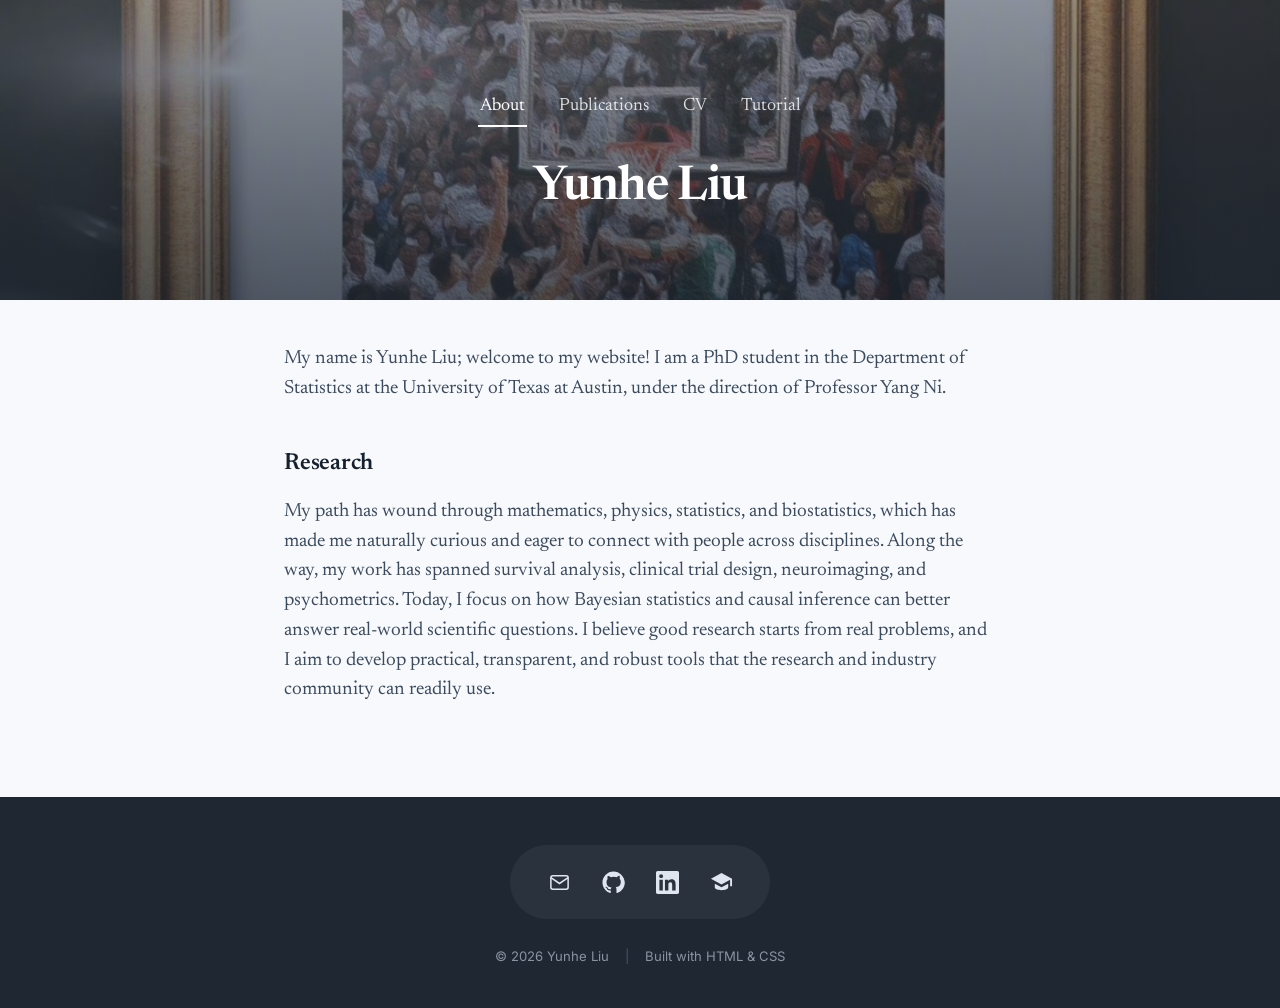
<file: index.html>
<!DOCTYPE html>
<html lang="en">
<head>
<meta charset="utf-8" />
<meta name="viewport" content="width=device-width, initial-scale=1" />
<title>Yunhe Liu</title>
<link rel="preconnect" href="https://fonts.googleapis.com" />
<link rel="preconnect" href="https://fonts.gstatic.com" crossorigin />
<link href="https://fonts.googleapis.com/css2?family=Newsreader:ital,opsz,wght@0,6..72,400;0,6..72,500;0,6..72,600;1,6..72,400&family=Inter:wght@400;500;600&display=swap" rel="stylesheet" />
<link rel="stylesheet" href="style.css?v=20261120" />
</head>
<body>

  <!-- ============ MASTHEAD (same on every page) ============ -->
  <header class="masthead">
    <nav class="topnav reveal d1">
      <span class="navline"></span>
      <a href="index.html" class="active">About</a>
      <a href="publications.html">Publications</a>
      <a href="cv.html">CV</a>
      <a href="tutorial.html">Tutorial</a>
      <span class="navline"></span>
    </nav>
    <h1 class="masthead-title reveal d2"><a href="index.html">Yunhe Liu</a></h1>
  </header>

  <!-- ============ CONTENT ============ -->
  <main class="content">
    <p class="bio reveal d3">
      My name is Yunhe Liu; welcome to my website! I am a PhD student in the
      Department of Statistics at the University of Texas at
      Austin, under the direction of Professor Yang Ni. 
    </p>

    <h2 class="reveal d4">Research</h2>
    <p class="bio reveal d4">
      My path has wound through mathematics, physics, statistics, and biostatistics, which has made me naturally curious and eager to connect with people across disciplines. 
      Along the way, my work has spanned survival analysis, clinical trial design, neuroimaging, and psychometrics. 
      Today, I focus on how Bayesian statistics and causal inference can better answer real-world scientific questions. 
      I believe good research starts from real problems, and I aim to develop practical, transparent, and robust tools that the research and industry community can readily use.
    </p>

    <!-- ============ VISITORS (filled in by js/visitors.js; stays hidden if the data can't be loaded) ============ -->
    <section class="visitors" id="visitors" aria-label="Visitor map" hidden>
      <h2>Visitors</h2>
      <div class="globe-box">
        <div class="globe-wrap" id="globe"></div>
        <div class="globe-stats"><b id="v-visits">0</b> <span id="v-visits-l">visits</span> <i>&middot;</i> <b id="v-cities">0</b> <span id="v-cities-l">cities</span> <i>&middot;</i> <b id="v-countries">0</b> <span id="v-countries-l">countries</span></div>
        <div class="globe-ctl">
          <button id="z-in" type="button" aria-label="Zoom in" title="Zoom in">+</button>
          <button id="z-out" type="button" aria-label="Zoom out" title="Zoom out">&minus;</button>
          <button id="z-reset" type="button" aria-label="Reset view" title="Reset view">&#8634;</button>
        </div>
        <span class="globe-hint">Drag to rotate &middot; click, then scroll to zoom</span>
      </div>
      <p class="visitor-recent" id="v-recent"></p>
    </section>
  </main>

  <!-- ============ FOOTER (same on every page) ============ -->
  <footer class="site-footer">
    <div class="foot-socials reveal d5">
      <div class="pill">
        <a class="has-tip" href="mailto:yl45964@my.utexas.edu" aria-label="Email: yl45964@my.utexas.edu" data-tip="yl45964@my.utexas.edu"><svg viewBox="0 0 24 24" fill="none" stroke="currentColor" stroke-width="1.6"><rect x="3" y="5" width="18" height="14" rx="2"/><path d="M3 7l9 6 9-6"/></svg></a>
        <a href="https://github.com/YunheLiuMCMC" aria-label="GitHub" title="GitHub"><svg viewBox="0 0 24 24" fill="currentColor"><path d="M12 .5C5.7.5.5 5.7.5 12c0 5.1 3.3 9.4 7.9 10.9.6.1.8-.2.8-.6v-2c-3.2.7-3.9-1.4-3.9-1.4-.5-1.3-1.3-1.7-1.3-1.7-1.1-.7.1-.7.1-.7 1.2.1 1.8 1.2 1.8 1.2 1 1.8 2.7 1.3 3.4 1 .1-.8.4-1.3.7-1.6-2.6-.3-5.3-1.3-5.3-5.7 0-1.3.4-2.3 1.2-3.1-.1-.3-.5-1.5.1-3.1 0 0 1-.3 3.3 1.2a11.4 11.4 0 016 0C17.3 4.7 18.3 5 18.3 5c.6 1.6.2 2.8.1 3.1.8.8 1.2 1.8 1.2 3.1 0 4.4-2.7 5.4-5.3 5.7.4.4.8 1.1.8 2.2v3.3c0 .3.2.7.8.6 4.6-1.5 7.9-5.8 7.9-10.9C23.5 5.7 18.3.5 12 .5z"/></svg></a>
        <a href="https://www.linkedin.com/in/harry-liu-a736923a9/" aria-label="LinkedIn" title="LinkedIn"><svg viewBox="0 0 24 24" fill="currentColor"><path d="M20.45 20.45h-3.56v-5.57c0-1.33-.02-3.04-1.85-3.04-1.85 0-2.14 1.45-2.14 2.94v5.67H9.34V9h3.42v1.56h.05c.48-.9 1.64-1.85 3.37-1.85 3.6 0 4.27 2.37 4.27 5.46v6.28zM5.34 7.43a2.06 2.06 0 110-4.13 2.06 2.06 0 010 4.13zM7.12 20.45H3.56V9h3.56v11.45zM22.22 0H1.77C.79 0 0 .77 0 1.73v20.54C0 23.23.79 24 1.77 24h20.45c.98 0 1.78-.77 1.78-1.73V1.73C24 .77 23.2 0 22.22 0z"/></svg></a>
        <a href="https://scholar.google.com/citations?user=YOURID" aria-label="Google Scholar" title="Google Scholar"><svg viewBox="0 0 24 24" fill="currentColor"><path d="M12 2L1 8l11 6 9-4.9V16h2V8L12 2zM5 13.2V17c0 1.7 3.1 3 7 3s7-1.3 7-3v-3.8l-7 3.8-7-3.8z"/></svg></a>
      </div>
    </div>
    <div class="credits reveal d5">
      &copy; <span class="year"></span> Yunhe Liu <span class="sep">|</span> Built with HTML &amp; CSS
    </div>
  </footer>

  <script src="js/visitors.js?v=20261120" defer></script>
  <script>document.querySelectorAll('.year').forEach(e=>e.textContent=new Date().getFullYear());</script>
</body>
</html>
</file>
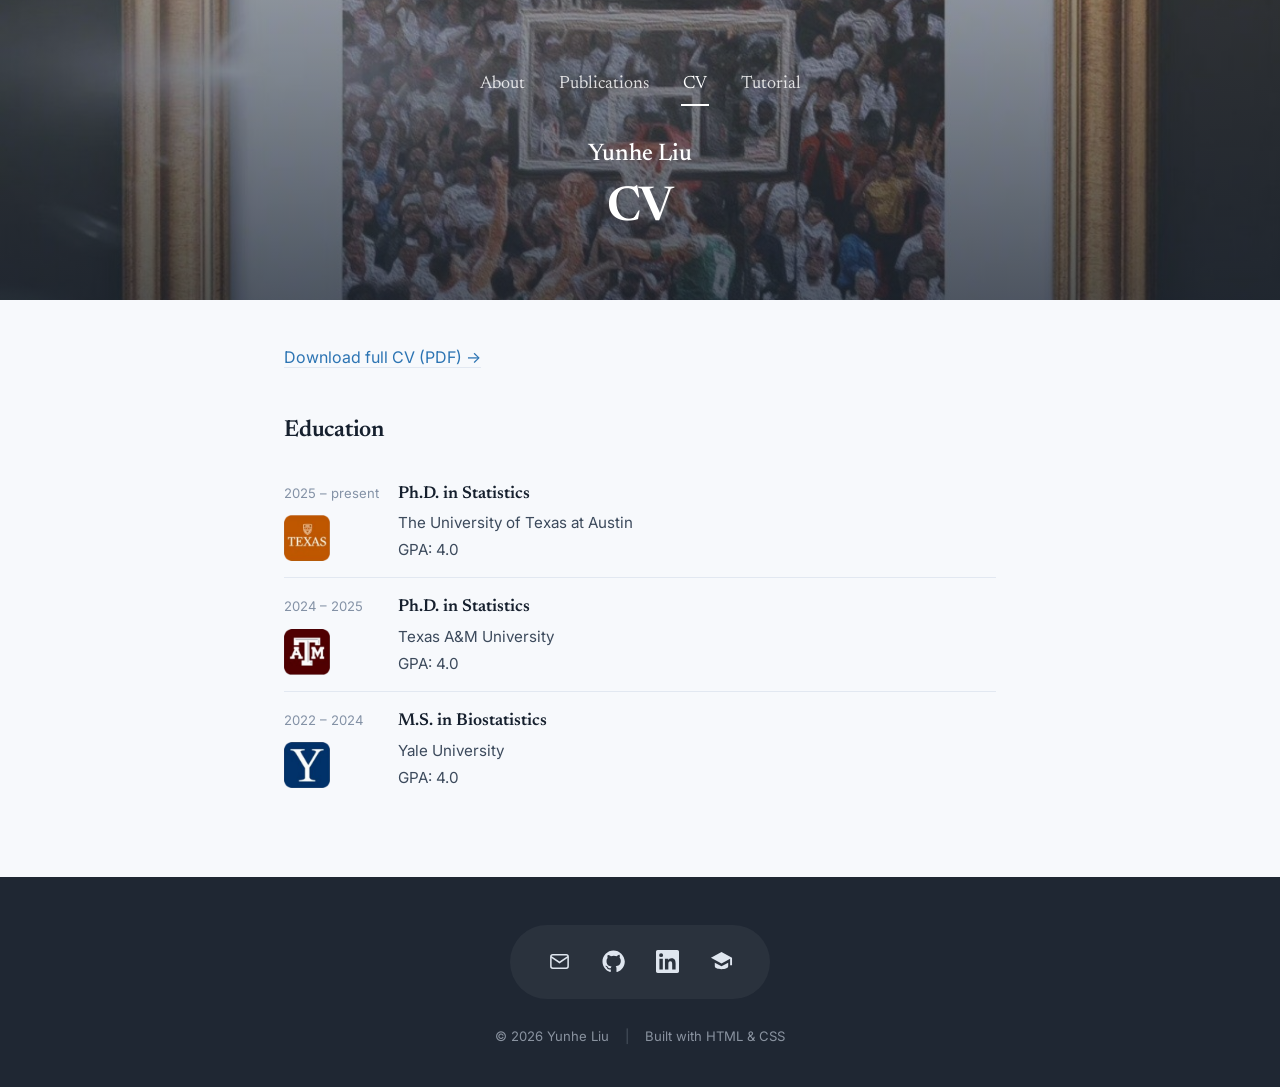
<file: cv.html>
<!DOCTYPE html>
<html lang="en">
<head>
<meta charset="utf-8" />
<meta name="viewport" content="width=device-width, initial-scale=1" />
<title>Yunhe Liu | CV</title>
<link rel="preconnect" href="https://fonts.googleapis.com" />
<link rel="preconnect" href="https://fonts.gstatic.com" crossorigin />
<link href="https://fonts.googleapis.com/css2?family=Newsreader:ital,opsz,wght@0,6..72,400;0,6..72,500;0,6..72,600;1,6..72,400&family=Inter:wght@400;500;600&display=swap" rel="stylesheet" />
<link rel="stylesheet" href="style.css?v=20261120" />
</head>
<body>

  <header class="masthead">
    <nav class="topnav reveal d1">
      <span class="navline"></span>
      <a href="index.html">About</a>
      <a href="publications.html">Publications</a>
      <a href="cv.html" class="active">CV</a>
      <a href="tutorial.html">Tutorial</a>
      <span class="navline"></span>
    </nav>
    <p class="brand-name reveal d2"><a href="index.html">Yunhe Liu</a></p>
    <h1 class="masthead-title reveal d2">CV</h1>
  </header>

  <main class="content">
    <p class="reveal d3" style="margin-bottom:18px;"><a href="#">Download full CV (PDF) &rarr;</a></p>

    <h2 class="reveal d3">Education</h2>
    <div class="reveal d4">
      <div class="cv-row">
        <div class="when">2025 &ndash; present<img class="school-logo" src="images/utaustin.png" alt="The University of Texas at Austin"></div>
        <div class="what"><strong>Ph.D. in Statistics</strong><br><span class="org">The University of Texas at Austin</span><br><span class="org">GPA: 4.0</span></div>
      </div>
      <div class="cv-row">
        <div class="when">2024 &ndash; 2025<img class="school-logo" src="images/tamu.png" alt="Texas A&amp;M University"></div>
        <div class="what"><strong>Ph.D. in Statistics</strong><br><span class="org">Texas A&amp;M University</span><br><span class="org">GPA: 4.0</span></div>
      </div>
      <div class="cv-row">
        <div class="when">2022 &ndash; 2024<img class="school-logo" src="images/yale.png" alt="Yale University"></div>
        <div class="what"><strong>M.S. in Biostatistics</strong><br><span class="org">Yale University</span><br><span class="org">GPA: 4.0</span></div>
      </div>
    </div>
  </main>

  <footer class="site-footer">
    <div class="foot-socials reveal d5">
      <div class="pill">
        <a class="has-tip" href="mailto:yl45964@my.utexas.edu" aria-label="Email: yl45964@my.utexas.edu" data-tip="yl45964@my.utexas.edu"><svg viewBox="0 0 24 24" fill="none" stroke="currentColor" stroke-width="1.6"><rect x="3" y="5" width="18" height="14" rx="2"/><path d="M3 7l9 6 9-6"/></svg></a>
        <a href="https://github.com/YunheLiuMCMC" aria-label="GitHub" title="GitHub"><svg viewBox="0 0 24 24" fill="currentColor"><path d="M12 .5C5.7.5.5 5.7.5 12c0 5.1 3.3 9.4 7.9 10.9.6.1.8-.2.8-.6v-2c-3.2.7-3.9-1.4-3.9-1.4-.5-1.3-1.3-1.7-1.3-1.7-1.1-.7.1-.7.1-.7 1.2.1 1.8 1.2 1.8 1.2 1 1.8 2.7 1.3 3.4 1 .1-.8.4-1.3.7-1.6-2.6-.3-5.3-1.3-5.3-5.7 0-1.3.4-2.3 1.2-3.1-.1-.3-.5-1.5.1-3.1 0 0 1-.3 3.3 1.2a11.4 11.4 0 016 0C17.3 4.7 18.3 5 18.3 5c.6 1.6.2 2.8.1 3.1.8.8 1.2 1.8 1.2 3.1 0 4.4-2.7 5.4-5.3 5.7.4.4.8 1.1.8 2.2v3.3c0 .3.2.7.8.6 4.6-1.5 7.9-5.8 7.9-10.9C23.5 5.7 18.3.5 12 .5z"/></svg></a>
        <a href="https://www.linkedin.com/in/harry-liu-a736923a9/" aria-label="LinkedIn" title="LinkedIn"><svg viewBox="0 0 24 24" fill="currentColor"><path d="M20.45 20.45h-3.56v-5.57c0-1.33-.02-3.04-1.85-3.04-1.85 0-2.14 1.45-2.14 2.94v5.67H9.34V9h3.42v1.56h.05c.48-.9 1.64-1.85 3.37-1.85 3.6 0 4.27 2.37 4.27 5.46v6.28zM5.34 7.43a2.06 2.06 0 110-4.13 2.06 2.06 0 010 4.13zM7.12 20.45H3.56V9h3.56v11.45zM22.22 0H1.77C.79 0 0 .77 0 1.73v20.54C0 23.23.79 24 1.77 24h20.45c.98 0 1.78-.77 1.78-1.73V1.73C24 .77 23.2 0 22.22 0z"/></svg></a>
        <a href="https://scholar.google.com/citations?user=YOURID" aria-label="Google Scholar" title="Google Scholar"><svg viewBox="0 0 24 24" fill="currentColor"><path d="M12 2L1 8l11 6 9-4.9V16h2V8L12 2zM5 13.2V17c0 1.7 3.1 3 7 3s7-1.3 7-3v-3.8l-7 3.8-7-3.8z"/></svg></a>
      </div>
    </div>
    <div class="credits reveal d5">
      &copy; <span class="year"></span> Yunhe Liu <span class="sep">|</span> Built with HTML &amp; CSS
    </div>
  </footer>

  <script>document.querySelectorAll('.year').forEach(e=>e.textContent=new Date().getFullYear());</script>
</body>
</html>
</file>
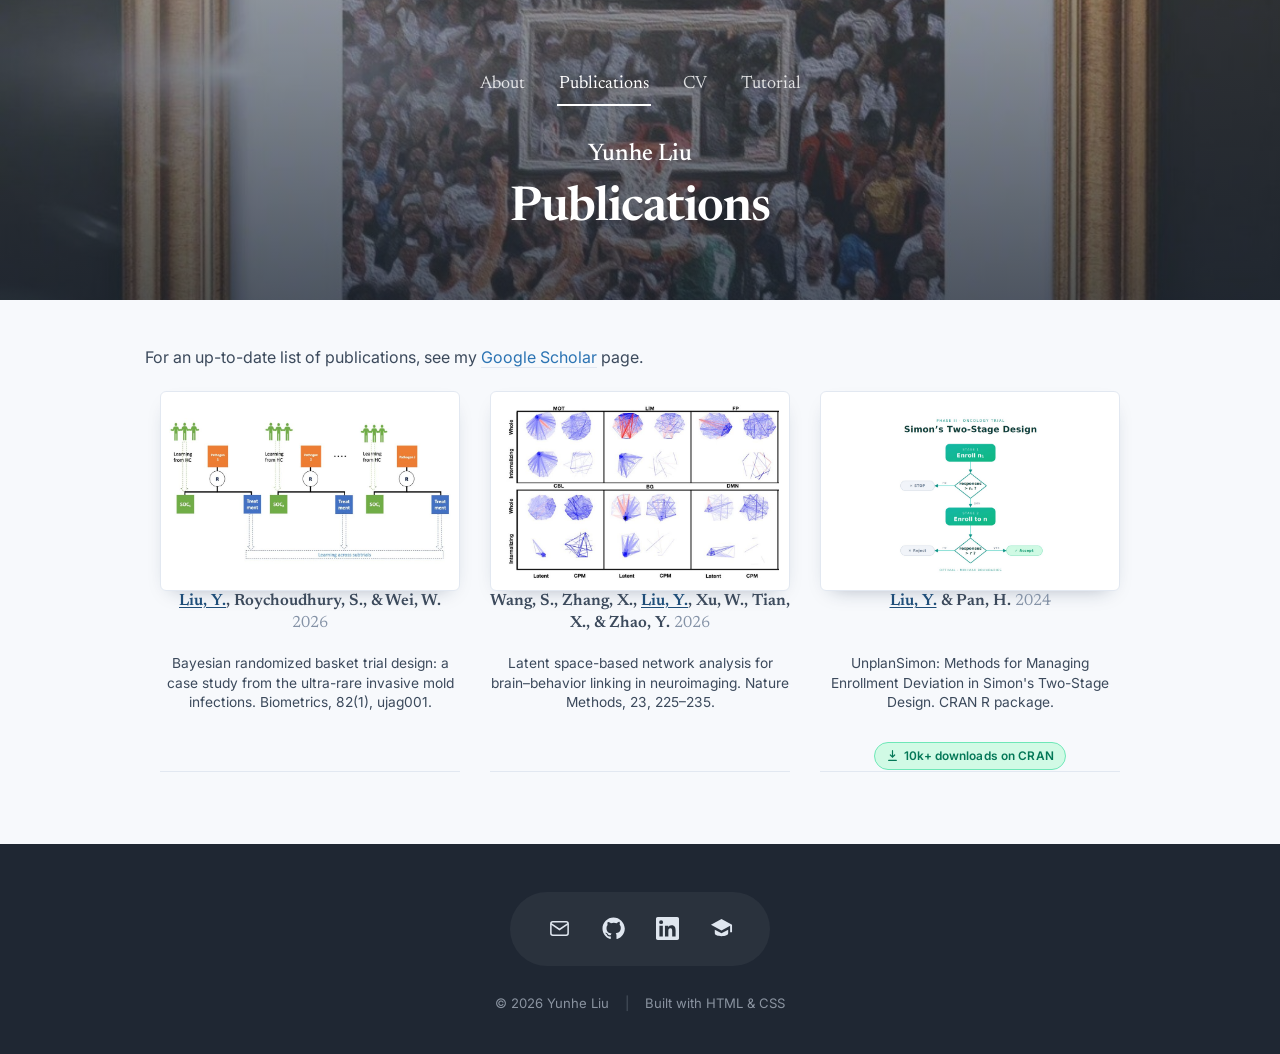
<file: publications.html>
<!DOCTYPE html>
<html lang="en">
<head>
<meta charset="utf-8" />
<meta name="viewport" content="width=device-width, initial-scale=1" />
<title>Yunhe Liu | Publications</title>
<link rel="preconnect" href="https://fonts.googleapis.com" />
<link rel="preconnect" href="https://fonts.gstatic.com" crossorigin />
<link href="https://fonts.googleapis.com/css2?family=Newsreader:ital,opsz,wght@0,6..72,400;0,6..72,500;0,6..72,600;1,6..72,400&family=Inter:wght@400;500;600&display=swap" rel="stylesheet" />
<link rel="stylesheet" href="style.css?v=20261120" />
</head>
<body>

  <header class="masthead">
    <nav class="topnav reveal d1">
      <span class="navline"></span>
      <a href="index.html">About</a>
      <a href="publications.html" class="active">Publications</a>
      <a href="cv.html">CV</a>
      <a href="tutorial.html">Tutorial</a>
      <span class="navline"></span>
    </nav>
    <p class="brand-name reveal d2"><a href="index.html">Yunhe Liu</a></p>
    <h1 class="masthead-title reveal d2">Publications</h1>
  </header>

  <main class="content wide">
    <p class="pub-intro reveal d3">
      For an up-to-date list of publications, see my
      <a href="https://scholar.google.com/citations?user=YOURID">Google Scholar</a> page.
    </p>

    <!-- ===== Publications grid. One <a class="pub-card"> per paper, newest first. =====
         * href      = link to the paper (journal page, arXiv, PDF, etc.)
         * Replace the placeholder <span class="pub-img">figure</span> with a real image:
               <img class="pub-img" src="images/fig1.jpg" alt="">
           (put the figure files in your images/ folder)
         * .pub-authors = "Authors. <span class='yr'>Year</span>"
         * .pub-name    = the paper title (+ venue if you like)
         Add or remove cards by copying/deleting a whole <a class="pub-card">…</a> block. -->

    <div class="pub-grid">

      <a class="pub-card reveal d3" href="https://academic.oup.com/biometrics/article-abstract/82/1/ujag001/8444378" target="_blank" rel="noopener">
        <img class="pub-img" src="images/liu2026_baskettrial.jpg" alt="Bayesian randomized basket trial design schematic">
        <p class="pub-authors"><span class="me">Liu, Y.</span>, Roychoudhury, S., &amp; Wei, W. <span class="yr">2026</span></p>
        <p class="pub-name">Bayesian randomized basket trial design: a case study from the ultra-rare invasive mold infections. Biometrics, 82(1), ujag001.</p>
      </a>

      <a class="pub-card reveal d3" href="https://www.nature.com/articles/s41592-025-02896-9" target="_blank" rel="noopener">
        <img class="pub-img" src="images/liu2025_latentsna.jpg" alt="LatentSNA brain network figure">
        <p class="pub-authors">Wang, S., Zhang, X., <span class="me">Liu, Y.</span>, Xu, W., Tian, X., &amp; Zhao, Y. <span class="yr">2026</span></p>
        <p class="pub-name">Latent space-based network analysis for brain&ndash;behavior linking in neuroimaging. Nature Methods, 23, 225&ndash;235.</p>
      </a>

      <a class="pub-card reveal d3" href="https://cran.r-project.org/web/packages/UnplanSimon/index.html" target="_blank" rel="noopener">
        <img class="pub-img" src="images/liu2024_simon.jpg" alt="UnplanSimon R package — Simon's two-stage design">
        <p class="pub-authors"><span class="me">Liu, Y.</span> &amp; Pan, H. <span class="yr">2024</span></p>
        <p class="pub-name">UnplanSimon: Methods for Managing Enrollment Deviation in Simon's Two-Stage Design. CRAN R package.</p>
        <span class="pub-badge"><svg viewBox="0 0 24 24" fill="none" stroke="currentColor" stroke-width="2.2" stroke-linecap="round" stroke-linejoin="round"><path d="M12 3v12m0 0l-4-4m4 4l4-4M5 21h14"/></svg>10k+ downloads on CRAN</span>
      </a>

    </div>
  </main>

  <footer class="site-footer">
    <div class="foot-socials reveal d5">
      <div class="pill">
        <a class="has-tip" href="mailto:yl45964@my.utexas.edu" aria-label="Email: yl45964@my.utexas.edu" data-tip="yl45964@my.utexas.edu"><svg viewBox="0 0 24 24" fill="none" stroke="currentColor" stroke-width="1.6"><rect x="3" y="5" width="18" height="14" rx="2"/><path d="M3 7l9 6 9-6"/></svg></a>
        <a href="https://github.com/YunheLiuMCMC" aria-label="GitHub" title="GitHub"><svg viewBox="0 0 24 24" fill="currentColor"><path d="M12 .5C5.7.5.5 5.7.5 12c0 5.1 3.3 9.4 7.9 10.9.6.1.8-.2.8-.6v-2c-3.2.7-3.9-1.4-3.9-1.4-.5-1.3-1.3-1.7-1.3-1.7-1.1-.7.1-.7.1-.7 1.2.1 1.8 1.2 1.8 1.2 1 1.8 2.7 1.3 3.4 1 .1-.8.4-1.3.7-1.6-2.6-.3-5.3-1.3-5.3-5.7 0-1.3.4-2.3 1.2-3.1-.1-.3-.5-1.5.1-3.1 0 0 1-.3 3.3 1.2a11.4 11.4 0 016 0C17.3 4.7 18.3 5 18.3 5c.6 1.6.2 2.8.1 3.1.8.8 1.2 1.8 1.2 3.1 0 4.4-2.7 5.4-5.3 5.7.4.4.8 1.1.8 2.2v3.3c0 .3.2.7.8.6 4.6-1.5 7.9-5.8 7.9-10.9C23.5 5.7 18.3.5 12 .5z"/></svg></a>
        <a href="https://www.linkedin.com/in/harry-liu-a736923a9/" aria-label="LinkedIn" title="LinkedIn"><svg viewBox="0 0 24 24" fill="currentColor"><path d="M20.45 20.45h-3.56v-5.57c0-1.33-.02-3.04-1.85-3.04-1.85 0-2.14 1.45-2.14 2.94v5.67H9.34V9h3.42v1.56h.05c.48-.9 1.64-1.85 3.37-1.85 3.6 0 4.27 2.37 4.27 5.46v6.28zM5.34 7.43a2.06 2.06 0 110-4.13 2.06 2.06 0 010 4.13zM7.12 20.45H3.56V9h3.56v11.45zM22.22 0H1.77C.79 0 0 .77 0 1.73v20.54C0 23.23.79 24 1.77 24h20.45c.98 0 1.78-.77 1.78-1.73V1.73C24 .77 23.2 0 22.22 0z"/></svg></a>
        <a href="https://scholar.google.com/citations?user=YOURID" aria-label="Google Scholar" title="Google Scholar"><svg viewBox="0 0 24 24" fill="currentColor"><path d="M12 2L1 8l11 6 9-4.9V16h2V8L12 2zM5 13.2V17c0 1.7 3.1 3 7 3s7-1.3 7-3v-3.8l-7 3.8-7-3.8z"/></svg></a>
      </div>
    </div>
    <div class="credits reveal d5">
      &copy; <span class="year"></span> Yunhe Liu <span class="sep">|</span> Built with HTML &amp; CSS
    </div>
  </footer>

  <script>document.querySelectorAll('.year').forEach(e=>e.textContent=new Date().getFullYear());</script>
</body>
</html>
</file>
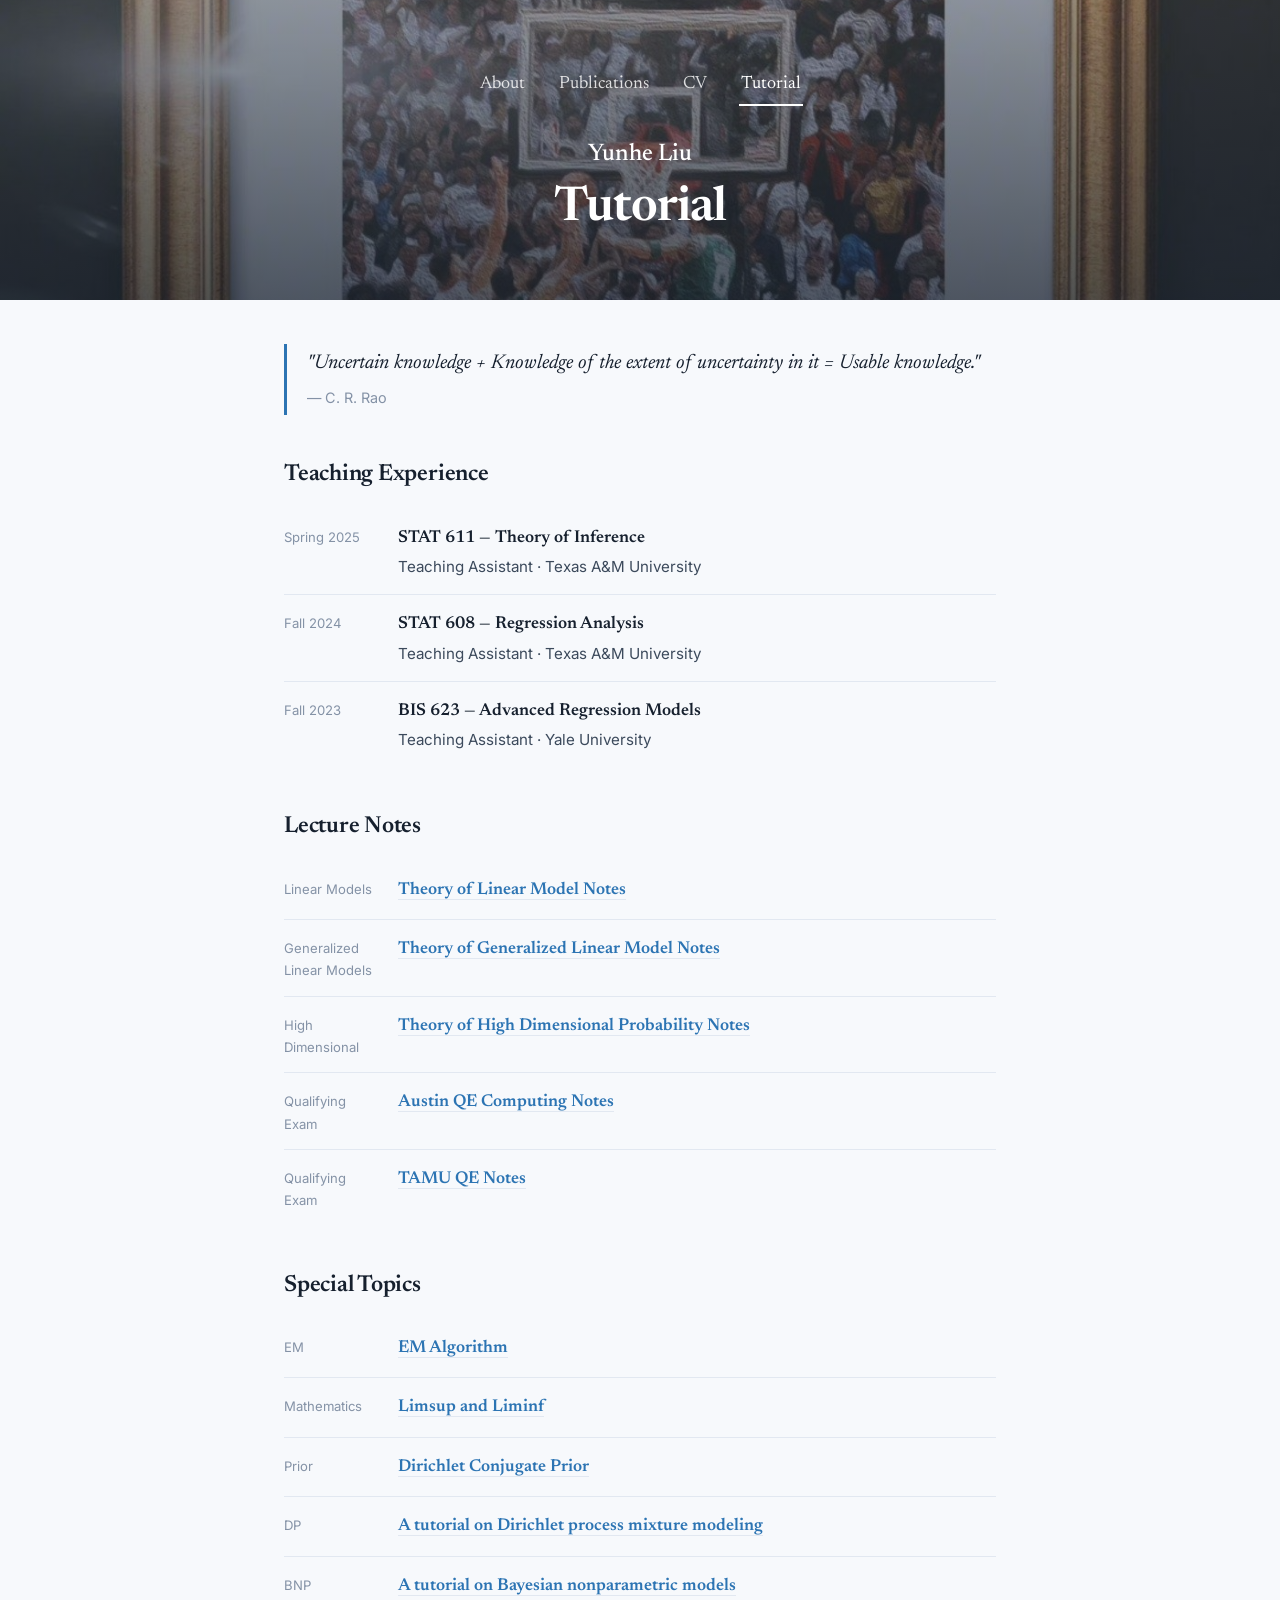
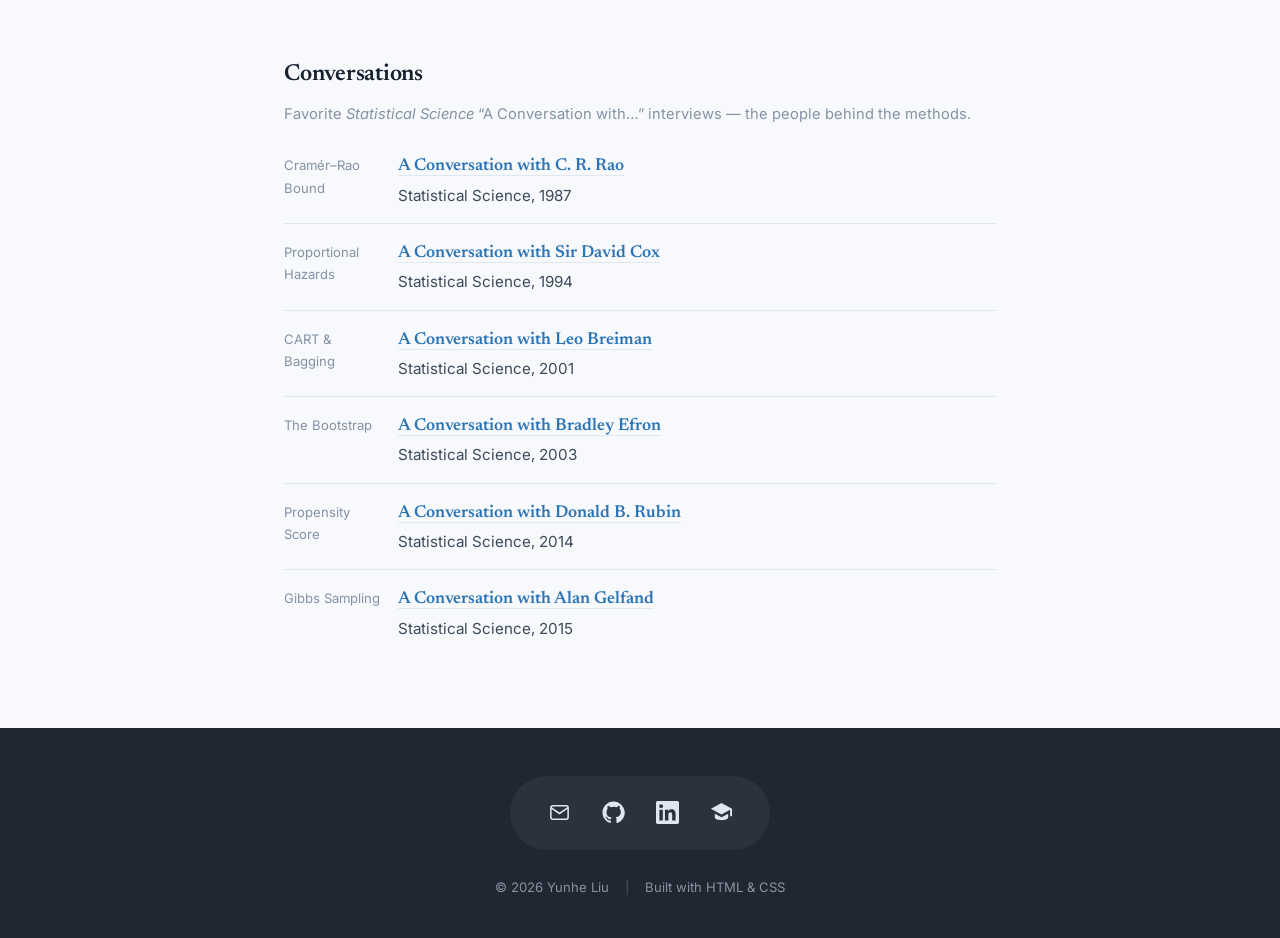
<file: tutorial.html>
<!DOCTYPE html>
<html lang="en">
<head>
<meta charset="utf-8" />
<meta name="viewport" content="width=device-width, initial-scale=1" />
<title>Yunhe Liu | Tutorial</title>
<link rel="preconnect" href="https://fonts.googleapis.com" />
<link rel="preconnect" href="https://fonts.gstatic.com" crossorigin />
<link href="https://fonts.googleapis.com/css2?family=Newsreader:ital,opsz,wght@0,6..72,400;0,6..72,500;0,6..72,600;1,6..72,400&family=Inter:wght@400;500;600&display=swap" rel="stylesheet" />
<link rel="stylesheet" href="style.css?v=20261120" />
</head>
<body>

  <header class="masthead">
    <nav class="topnav reveal d1">
      <span class="navline"></span>
      <a href="index.html">About</a>
      <a href="publications.html">Publications</a>
      <a href="cv.html">CV</a>
      <a href="tutorial.html" class="active">Tutorial</a>
      <span class="navline"></span>
    </nav>
    <p class="brand-name reveal d2"><a href="index.html">Yunhe Liu</a></p>
    <h1 class="masthead-title reveal d2">Tutorial</h1>
  </header>

  <main class="content">
    <blockquote class="epigraph reveal d3">
      <p>"Uncertain knowledge + Knowledge of the extent of uncertainty in it = Usable knowledge."</p>
      <cite>&mdash; C. R. Rao</cite>
    </blockquote>

    <h2 class="reveal d4">Teaching Experience</h2>
    <div class="reveal d4">
      <div class="cv-row">
        <div class="when">Spring 2025</div>
        <div class="what"><strong>STAT 611 &mdash; Theory of Inference</strong><br><span class="org">Teaching Assistant &middot; Texas A&amp;M University</span></div>
      </div>
      <div class="cv-row">
        <div class="when">Fall 2024</div>
        <div class="what"><strong>STAT 608 &mdash; Regression Analysis</strong><br><span class="org">Teaching Assistant &middot; Texas A&amp;M University</span></div>
      </div>
      <div class="cv-row">
        <div class="when">Fall 2023</div>
        <div class="what"><strong>BIS 623 &mdash; Advanced Regression Models</strong><br><span class="org">Teaching Assistant &middot; Yale University</span></div>
      </div>
    </div>

    <h2 class="reveal d4">Lecture Notes</h2>
    <div class="reveal d4">
      <div class="cv-row">
        <div class="when">Linear Models</div>
        <div class="what"><strong><a href="notes/Theory%20of%20Linear%20Model%20Notes.pdf" target="_blank" rel="noopener">Theory of Linear Model Notes</a></strong></div>
      </div>
      <div class="cv-row">
        <div class="when">Generalized Linear Models</div>
        <div class="what"><strong><a href="notes/Theory%20of%20Generalized%20Linear%20Model%20Notes.pdf" target="_blank" rel="noopener">Theory of Generalized Linear Model Notes</a></strong></div>
      </div>
      <div class="cv-row">
        <div class="when">High Dimensional</div>
        <div class="what"><strong><a href="notes/Theory%20of%20High%20Dimensional%20Probability%20Notes.pdf" target="_blank" rel="noopener">Theory of High Dimensional Probability Notes</a></strong></div>
      </div>
      <div class="cv-row">
        <div class="when">Qualifying Exam</div>
        <div class="what"><strong><a href="notes/jags_full_collection.pdf" target="_blank" rel="noopener">Austin QE Computing Notes</a></strong></div>
      </div>
      <div class="cv-row">
        <div class="when">Qualifying Exam</div>
        <div class="what"><strong><a href="notes/TAMU%20QE%20Notes.pdf" target="_blank" rel="noopener">TAMU QE Notes</a></strong></div>
      </div>
    </div>

    <h2 class="reveal d4">Special Topics</h2>
    <div class="reveal d4">
      <div class="cv-row">
        <div class="when">EM</div>
        <div class="what"><strong><a href="notes/Special_topics_in_EM_Algorithm.pdf" target="_blank" rel="noopener">EM Algorithm</a></strong></div>
      </div>
      <div class="cv-row">
        <div class="when">Mathematics</div>
        <div class="what"><strong><a href="notes/Special_topics_in_limsup___liminf.pdf" target="_blank" rel="noopener">Limsup and Liminf</a></strong></div>
      </div>
      <div class="cv-row">
        <div class="when">Prior</div>
        <div class="what"><strong><a href="notes/Dirichlet%20conjugate%20prior.pdf" target="_blank" rel="noopener">Dirichlet Conjugate Prior</a></strong></div>
      </div>
      <div class="cv-row">
        <div class="when">DP</div>
        <div class="what"><strong><a href="notes/A%20tutorial%20on%20Dirichlet%20process%20mixture%20modeling.pdf" target="_blank" rel="noopener">A tutorial on Dirichlet process mixture modeling</a></strong></div>
      </div>
      <div class="cv-row">
        <div class="when">BNP</div>
        <div class="what"><strong><a href="notes/A%20tutorial%20on%20Bayesian%20nonparametric%20models.pdf" target="_blank" rel="noopener">A tutorial on Bayesian nonparametric models</a></strong></div>
      </div>
    </div>

    <h2 class="reveal d4">Conversations</h2>
    <p class="section-note reveal d4">Favorite <em>Statistical Science</em> &ldquo;A Conversation with&hellip;&rdquo; interviews &mdash; the people behind the methods.</p>
    <div class="reveal d4">
      <div class="cv-row">
        <div class="when">Cram&eacute;r&ndash;Rao Bound</div>
        <div class="what"><strong><a href="https://www.jstor.org/stable/2245614" target="_blank" rel="noopener">A Conversation with C. R. Rao</a></strong><br><span class="org">Statistical Science, 1987</span></div>
      </div>
      <div class="cv-row">
        <div class="when">Proportional Hazards</div>
        <div class="what"><strong><a href="https://www.jstor.org/stable/2246357" target="_blank" rel="noopener">A Conversation with Sir David Cox</a></strong><br><span class="org">Statistical Science, 1994</span></div>
      </div>
      <div class="cv-row">
        <div class="when">CART &amp; Bagging</div>
        <div class="what"><strong><a href="https://doi.org/10.1214/ss/1009213290" target="_blank" rel="noopener">A Conversation with Leo Breiman</a></strong><br><span class="org">Statistical Science, 2001</span></div>
      </div>
      <div class="cv-row">
        <div class="when">The Bootstrap</div>
        <div class="what"><strong><a href="https://www.jstor.org/stable/3182856" target="_blank" rel="noopener">A Conversation with Bradley Efron</a></strong><br><span class="org">Statistical Science, 2003</span></div>
      </div>
      <div class="cv-row">
        <div class="when">Propensity Score</div>
        <div class="what"><strong><a href="https://doi.org/10.1214/14-STS489" target="_blank" rel="noopener">A Conversation with Donald B. Rubin</a></strong><br><span class="org">Statistical Science, 2014</span></div>
      </div>
      <div class="cv-row">
        <div class="when">Gibbs Sampling</div>
        <div class="what"><strong><a href="https://doi.org/10.1214/15-STS521" target="_blank" rel="noopener">A Conversation with Alan Gelfand</a></strong><br><span class="org">Statistical Science, 2015</span></div>
      </div>
    </div>
  </main>

  <footer class="site-footer">
    <div class="foot-socials reveal d5">
      <div class="pill">
        <a class="has-tip" href="mailto:yl45964@my.utexas.edu" aria-label="Email: yl45964@my.utexas.edu" data-tip="yl45964@my.utexas.edu"><svg viewBox="0 0 24 24" fill="none" stroke="currentColor" stroke-width="1.6"><rect x="3" y="5" width="18" height="14" rx="2"/><path d="M3 7l9 6 9-6"/></svg></a>
        <a href="https://github.com/YunheLiuMCMC" aria-label="GitHub" title="GitHub"><svg viewBox="0 0 24 24" fill="currentColor"><path d="M12 .5C5.7.5.5 5.7.5 12c0 5.1 3.3 9.4 7.9 10.9.6.1.8-.2.8-.6v-2c-3.2.7-3.9-1.4-3.9-1.4-.5-1.3-1.3-1.7-1.3-1.7-1.1-.7.1-.7.1-.7 1.2.1 1.8 1.2 1.8 1.2 1 1.8 2.7 1.3 3.4 1 .1-.8.4-1.3.7-1.6-2.6-.3-5.3-1.3-5.3-5.7 0-1.3.4-2.3 1.2-3.1-.1-.3-.5-1.5.1-3.1 0 0 1-.3 3.3 1.2a11.4 11.4 0 016 0C17.3 4.7 18.3 5 18.3 5c.6 1.6.2 2.8.1 3.1.8.8 1.2 1.8 1.2 3.1 0 4.4-2.7 5.4-5.3 5.7.4.4.8 1.1.8 2.2v3.3c0 .3.2.7.8.6 4.6-1.5 7.9-5.8 7.9-10.9C23.5 5.7 18.3.5 12 .5z"/></svg></a>
        <a href="https://www.linkedin.com/in/harry-liu-a736923a9/" aria-label="LinkedIn" title="LinkedIn"><svg viewBox="0 0 24 24" fill="currentColor"><path d="M20.45 20.45h-3.56v-5.57c0-1.33-.02-3.04-1.85-3.04-1.85 0-2.14 1.45-2.14 2.94v5.67H9.34V9h3.42v1.56h.05c.48-.9 1.64-1.85 3.37-1.85 3.6 0 4.27 2.37 4.27 5.46v6.28zM5.34 7.43a2.06 2.06 0 110-4.13 2.06 2.06 0 010 4.13zM7.12 20.45H3.56V9h3.56v11.45zM22.22 0H1.77C.79 0 0 .77 0 1.73v20.54C0 23.23.79 24 1.77 24h20.45c.98 0 1.78-.77 1.78-1.73V1.73C24 .77 23.2 0 22.22 0z"/></svg></a>
        <a href="https://scholar.google.com/citations?user=YOURID" aria-label="Google Scholar" title="Google Scholar"><svg viewBox="0 0 24 24" fill="currentColor"><path d="M12 2L1 8l11 6 9-4.9V16h2V8L12 2zM5 13.2V17c0 1.7 3.1 3 7 3s7-1.3 7-3v-3.8l-7 3.8-7-3.8z"/></svg></a>
      </div>
    </div>
    <div class="credits reveal d5">
      &copy; <span class="year"></span> Yunhe Liu <span class="sep">|</span> Built with HTML &amp; CSS
    </div>
  </footer>

  <script>document.querySelectorAll('.year').forEach(e=>e.textContent=new Date().getFullYear());</script>
</body>
</html>
</file>
<file: style.css>
/* ============================================================
   Academic personal site — centered top-nav layout
   (structure modeled on the HTML5 UP / Katie Russ layout)
   Blue theme. Edit colors in :root to retheme everything.
   ============================================================ */
:root{
  --bg:        #f7f9fc;
  --surface:   #ffffff;
  --ink:       #16202e;
  --ink-soft:  #3c4a5c;
  --muted:     #8492a6;
  --line:      #e2e8f1;
  --accent:    #1f4e79;   /* deep academic blue */
  --accent-2:  #2c74b3;   /* brighter blue for links/hover */
  --footer-bg: #1f2733;   /* dark footer band */
  --serif: "Newsreader", Georgia, "Times New Roman", serif;
  --sans:  "Inter", -apple-system, BlinkMacSystemFont, "Segoe UI", sans-serif;
}

*{ box-sizing:border-box; }
html{ scroll-behavior:smooth; }
body{
  margin:0;
  background:var(--bg);
  color:var(--ink);
  font-family:var(--sans);
  font-size:16px;
  line-height:1.7;
  -webkit-font-smoothing:antialiased;
  display:flex;
  flex-direction:column;
  min-height:100vh;
}

/* ---------- Masthead with background photo ----------
   Put your photo at  images/header.jpg  (see note below).
   The dark gradient keeps the white text readable over any photo;
   if no photo is present yet, the solid fallback colour shows. */
.masthead{
  position:relative;
  text-align:center;
  color:#fff;
  min-height:300px;
  display:flex;
  flex-direction:column;
  justify-content:center;
  padding:56px 24px;
  background-color:#22324a;                 /* fallback if photo missing */
  background-image:
    linear-gradient(rgba(16,26,40,.45), rgba(16,26,40,.72)),
    url("images/header.jpg");               /* <-- your background photo */
  background-size:cover;
  background-position:center;
}

/* nav row with thin lines extending to each side (as in the original) */
.topnav{
  display:flex;
  align-items:center;
  justify-content:center;
  gap:30px;
  max-width:820px;
  margin:0 auto 28px;
}
.navline{ flex:1; height:1px; background:rgba(255,255,255,.35); }
.topnav a{
  font-family:var(--serif);
  font-size:1.12rem;
  color:rgba(255,255,255,.82);
  text-decoration:none;
  padding:4px 2px;
  border-bottom:2px solid transparent;
  white-space:nowrap;
  transition:color .2s ease, border-color .2s ease;
}
.topnav a:hover{ color:#fff; }
.topnav a.active{ color:#fff; border-color:#fff; }

.brand-name{
  font-family:var(--serif);
  font-size:1.5rem;
  font-weight:500;
  margin:0 0 2px;
}
.brand-name a{ color:#fff; text-decoration:none; }
.brand-name a:hover{ color:rgba(255,255,255,.8); }

.masthead-title{
  font-family:var(--serif);
  font-weight:600;
  font-size:3rem;
  letter-spacing:-.02em;
  line-height:1.05;
  margin:8px 0 0;
}
.masthead-title a{ color:#fff; text-decoration:none; }
.masthead-title a:hover{ color:rgba(255,255,255,.85); }

/* ---------- Content column ---------- */
.content{
  width:100%;
  max-width:760px;
  margin:0 auto;
  padding:44px 24px 72px;
  flex:1 0 auto;
}
.content.wide{ max-width:1100px; }
.pub-intro{ text-align:center; color:var(--ink-soft); margin:0 auto 40px; max-width:560px; }

.lede{
  font-family:var(--serif);
  font-size:1.5rem;
  line-height:1.42;
  font-weight:400;
  letter-spacing:-.01em;
  margin:0 0 14px;
}
.lede em{ color:var(--accent-2); font-style:italic; }

/* About-page bio: one uniform serif paragraph, classic academic look */
.bio{
  font-family:var(--serif);
  font-size:1.2rem;
  line-height:1.55;
  color:var(--ink-soft);
  margin:0 0 22px;
}
.bio em{ color:var(--accent-2); font-style:italic; }

.content p{ color:var(--ink-soft); margin:0 0 20px; }
.content a{ color:var(--accent-2); text-decoration:none; border-bottom:1px solid var(--line); }
.content a:hover{ border-color:var(--accent-2); }

h2{
  font-family:var(--serif);
  font-weight:600;
  font-size:1.45rem;
  letter-spacing:-.01em;
  margin:40px 0 14px;
}
.page-title{
  font-family:var(--serif);
  font-weight:600;
  font-size:2rem;
  letter-spacing:-.015em;
  margin:0 0 6px;
}
.page-sub{ color:var(--muted); margin:0 0 30px; font-size:.95rem; }

/* ---------- Publications grid (image card + caption, like the original) ----------
   Each paper is an <a> link wrapping an image + caption.
   Swap the <span class="pub-img">…</span> placeholder for:
     <img class="pub-img" src="images/fig1.jpg" alt="">
   Clicking the card opens the paper URL in the link's href. */
.pub-grid{
  display:grid;
  grid-template-columns:repeat(auto-fill, 300px);
  justify-content:center;
  gap:38px 30px;
  margin-top:6px;
}
.pub-card{
  display:block;
  text-decoration:none;
  border:none;
  text-align:center;
}
.pub-img{
  display:flex; align-items:center; justify-content:center;
  width:100%;
  aspect-ratio:3 / 2;
  object-fit:contain;
  border-radius:6px;
  border:1px solid var(--line);
  background:#ffffff;
  padding:8px;
  color:#9bb0c7; font-family:var(--serif); font-size:.85rem;
  box-shadow:0 8px 20px -12px rgba(20,40,70,.4);
  overflow:hidden;
  transition:transform .22s ease, box-shadow .22s ease, border-color .22s ease;
}
.pub-card:hover .pub-img{
  transform:translateY(-5px);
  box-shadow:0 16px 32px -12px rgba(20,40,70,.55);
  border-color:var(--accent-2);
}
.pub-authors{
  font-family:var(--serif);
  font-size:1.02rem;
  font-weight:600;
  color:var(--ink);
  line-height:1.32;
  margin:15px 0 4px;
  min-height:2.64em;          /* reserve up to 2 lines so titles below line up across cards */
  transition:color .2s ease;
}
.pub-authors .yr{ color:var(--muted); font-weight:400; }
.pub-authors .me{ color:var(--accent); text-decoration:underline; text-underline-offset:2px; }
.pub-card:hover .pub-authors{ color:var(--accent-2); }
.pub-name{
  font-size:.86rem;
  color:var(--ink-soft);
  line-height:1.42;
  margin:0;
}
.pub-badge{
  display:inline-flex;
  align-items:center;
  gap:5px;
  margin-top:9px;
  padding:3px 11px;
  border-radius:999px;
  background:#d1fae5;
  border:1px solid #6ee7b7;
  color:#047857;
  font-size:.74rem;
  font-weight:600;
  letter-spacing:.01em;
}
.pub-badge svg{ width:13px; height:13px; }

/* ---------- CV blocks ---------- */
.cv-row{ display:grid; grid-template-columns:96px 1fr; gap:18px; padding:14px 0; border-bottom:1px solid var(--line); }
.cv-row:last-child{ border-bottom:none; }
.cv-row .when{ font-size:.82rem; color:var(--muted); font-family:var(--sans); padding-top:3px; }
.cv-row .when .school-logo{ display:block; width:46px; height:46px; margin-top:11px; }
.cv-row .what strong{ font-family:var(--serif); font-size:1.08rem; font-weight:600; }
.cv-row .what .org{ color:var(--ink-soft); font-size:.95rem; }

/* ---------- Tutorial page: epigraph + section notes ---------- */
.epigraph{
  margin:0 0 34px;
  padding:4px 0 4px 20px;
  border-left:3px solid var(--accent-2);
}
.content .epigraph p{
  font-family:var(--serif);
  font-style:italic;
  font-size:1.25rem;
  line-height:1.5;
  color:var(--ink);
  margin:0 0 6px;
}
.epigraph cite{ font-style:normal; font-size:.9rem; color:var(--muted); }
.content p.section-note{ font-size:.92rem; color:var(--muted); margin:-6px 0 10px; }

/* ---------- Visitors globe (About page) ---------- */
.visitors[hidden]{ display:none; }
.globe-box{ position:relative; }
.globe-box[hidden]{ display:none; }
.globe-wrap{
  position:relative;
  height:320px;
  overflow:hidden;
  cursor:grab;
}
.globe-wrap:active{ cursor:grabbing; }
.globe-wrap canvas{ display:block; }
.globe-wrap .scene-tooltip{
  font-family:var(--sans) !important; font-size:.8rem !important;
  background:rgba(22,32,46,.92); color:#fff !important;
  padding:5px 10px; border-radius:6px; white-space:nowrap;
}
.globe-stats, .globe-hint{
  position:absolute; left:14px; z-index:3; pointer-events:none;
  color:var(--ink-soft); background:rgba(255,255,255,.85); border:1px solid var(--line);
  border-radius:999px;
}
.globe-stats{ top:12px; font-size:.78rem; padding:4px 11px; font-variant-numeric:tabular-nums; }
.globe-stats b{ color:var(--ink); font-weight:600; }
.globe-stats i{ font-style:normal; opacity:.5; margin:0 5px; }
.globe-hint{ bottom:14px; font-size:.74rem; padding:4px 10px; transition:opacity .4s ease; }
.globe-box.used .globe-hint{ opacity:0; }
.globe-ctl{ position:absolute; right:12px; bottom:12px; display:flex; flex-direction:column; gap:6px; z-index:3; }
.globe-ctl button{
  width:28px; height:28px; border-radius:8px; border:1px solid var(--line);
  background:rgba(255,255,255,.9); color:var(--ink-soft); font-size:1.05rem; line-height:1; cursor:pointer;
}
.globe-ctl button:hover{ background:var(--accent); border-color:var(--accent); color:#fff; }
.globe-ctl button:focus-visible{ outline:2px solid var(--accent-2); outline-offset:2px; }
.city-tag{
  font-family:var(--sans); font-size:.72rem; font-weight:500; color:#fff; white-space:nowrap;
  text-shadow:0 1px 3px #000, 0 0 6px rgba(0,0,0,.8);
  opacity:0; transition:opacity .25s ease; pointer-events:none;
}
.city-tag span{ position:absolute; left:9px; top:-.75em; }
.globe-wrap.zoomed .city-tag{ opacity:1; }
.content p.visitor-recent{ text-align:center; font-size:.84rem; color:var(--ink-soft); margin:12px 0 0; }
.visitor-recent .dot{ color:var(--muted); margin:0 7px; }

/* ---------- Calendar / talks ---------- */
.event{ display:grid; grid-template-columns:120px 1fr; gap:18px; padding:16px 0; border-bottom:1px solid var(--line); }
.event:last-child{ border-bottom:none; }
.event .date{ font-family:var(--sans); font-size:.82rem; color:var(--accent-2); font-weight:600; padding-top:3px; }
.event .desc strong{ font-family:var(--serif); font-size:1.08rem; font-weight:600; }
.event .desc .place{ color:var(--muted); font-size:.92rem; }

/* ---------- Footer (dark band, centered pill + credits) ---------- */
.site-footer{
  flex-shrink:0;
  background:var(--footer-bg);
  padding:48px 24px 40px;
  text-align:center;
}
.foot-socials{ display:flex; justify-content:center; }
.foot-socials .pill{
  display:inline-flex; align-items:center; gap:8px;
  padding:14px 26px; border-radius:999px;
  background:rgba(255,255,255,.05);
}
.foot-socials a{
  width:46px; height:46px; border-radius:50%;
  display:inline-flex; align-items:center; justify-content:center;
  color:#dfe6ef;
  transition:background .2s ease, color .2s ease, transform .2s ease;
}
.foot-socials a:hover{ background:rgba(255,255,255,.14); color:#fff; transform:translateY(-2px); }
.foot-socials svg{ width:23px; height:23px; }

.foot-socials a.has-tip{ position:relative; }
.foot-socials a.has-tip::after{
  content:attr(data-tip);
  position:absolute; bottom:calc(100% + 12px); left:50%;
  transform:translate(-50%,4px);
  padding:7px 12px; border-radius:8px;
  background:#e8edf3; color:#1f2733;
  font-size:.85rem; white-space:nowrap;
  box-shadow:0 4px 14px rgba(0,0,0,.25);
  opacity:0; pointer-events:none;
  transition:opacity .18s ease, transform .18s ease;
}
.foot-socials a.has-tip::before{
  content:""; position:absolute; bottom:calc(100% + 6px); left:50%;
  transform:translate(-50%,4px);
  border:6px solid transparent; border-top-color:#e8edf3; border-bottom:0;
  opacity:0; pointer-events:none;
  transition:opacity .18s ease, transform .18s ease;
}
.foot-socials a.has-tip:hover::after, .foot-socials a.has-tip:hover::before,
.foot-socials a.has-tip:focus-visible::after, .foot-socials a.has-tip:focus-visible::before{
  opacity:1; transform:translate(-50%,0);
}

.credits{
  margin-top:26px;
  font-size:.82rem;
  color:#8a93a0;
}
.credits a{ color:#aab3c0; text-decoration:none; border-bottom:1px solid rgba(255,255,255,.18); }
.credits a:hover{ color:#fff; }
.credits .sep{ margin:0 12px; color:#4a5360; }

/* staggered entrance */
.reveal{ opacity:0; transform:translateY(14px); animation:rise .7s cubic-bezier(.2,.7,.2,1) forwards; }
@keyframes rise{ to{ opacity:1; transform:none; } }
.d1{animation-delay:.05s} .d2{animation-delay:.13s} .d3{animation-delay:.21s}
.d4{animation-delay:.29s} .d5{animation-delay:.37s}
@media (prefers-reduced-motion: reduce){
  .reveal{ animation:none; opacity:1; transform:none; }
  html{ scroll-behavior:auto; }
}

/* ---------- Responsive ---------- */
@media (max-width:620px){
  .masthead{ min-height:220px; padding:36px 20px; }
  .navline{ display:none; }
  .topnav{ flex-wrap:wrap; gap:6px 18px; }
  .brand-name{ font-size:1.3rem; }
  .masthead-title{ font-size:2.2rem; }
  .pub-grid{ grid-template-columns:1fr; gap:26px; max-width:360px; margin-left:auto; margin-right:auto; }
  .pub-authors{ font-size:.92rem; }
  .pub-name{ font-size:.8rem; }
  .cv-row, .event{ grid-template-columns:1fr; gap:4px; }
  .globe-wrap{ height:270px; }
  .globe-hint{ display:none; }
  .credits .sep{ display:block; height:4px; margin:0; }
  .credits .sep::after{ content:""; }
}
</file>
